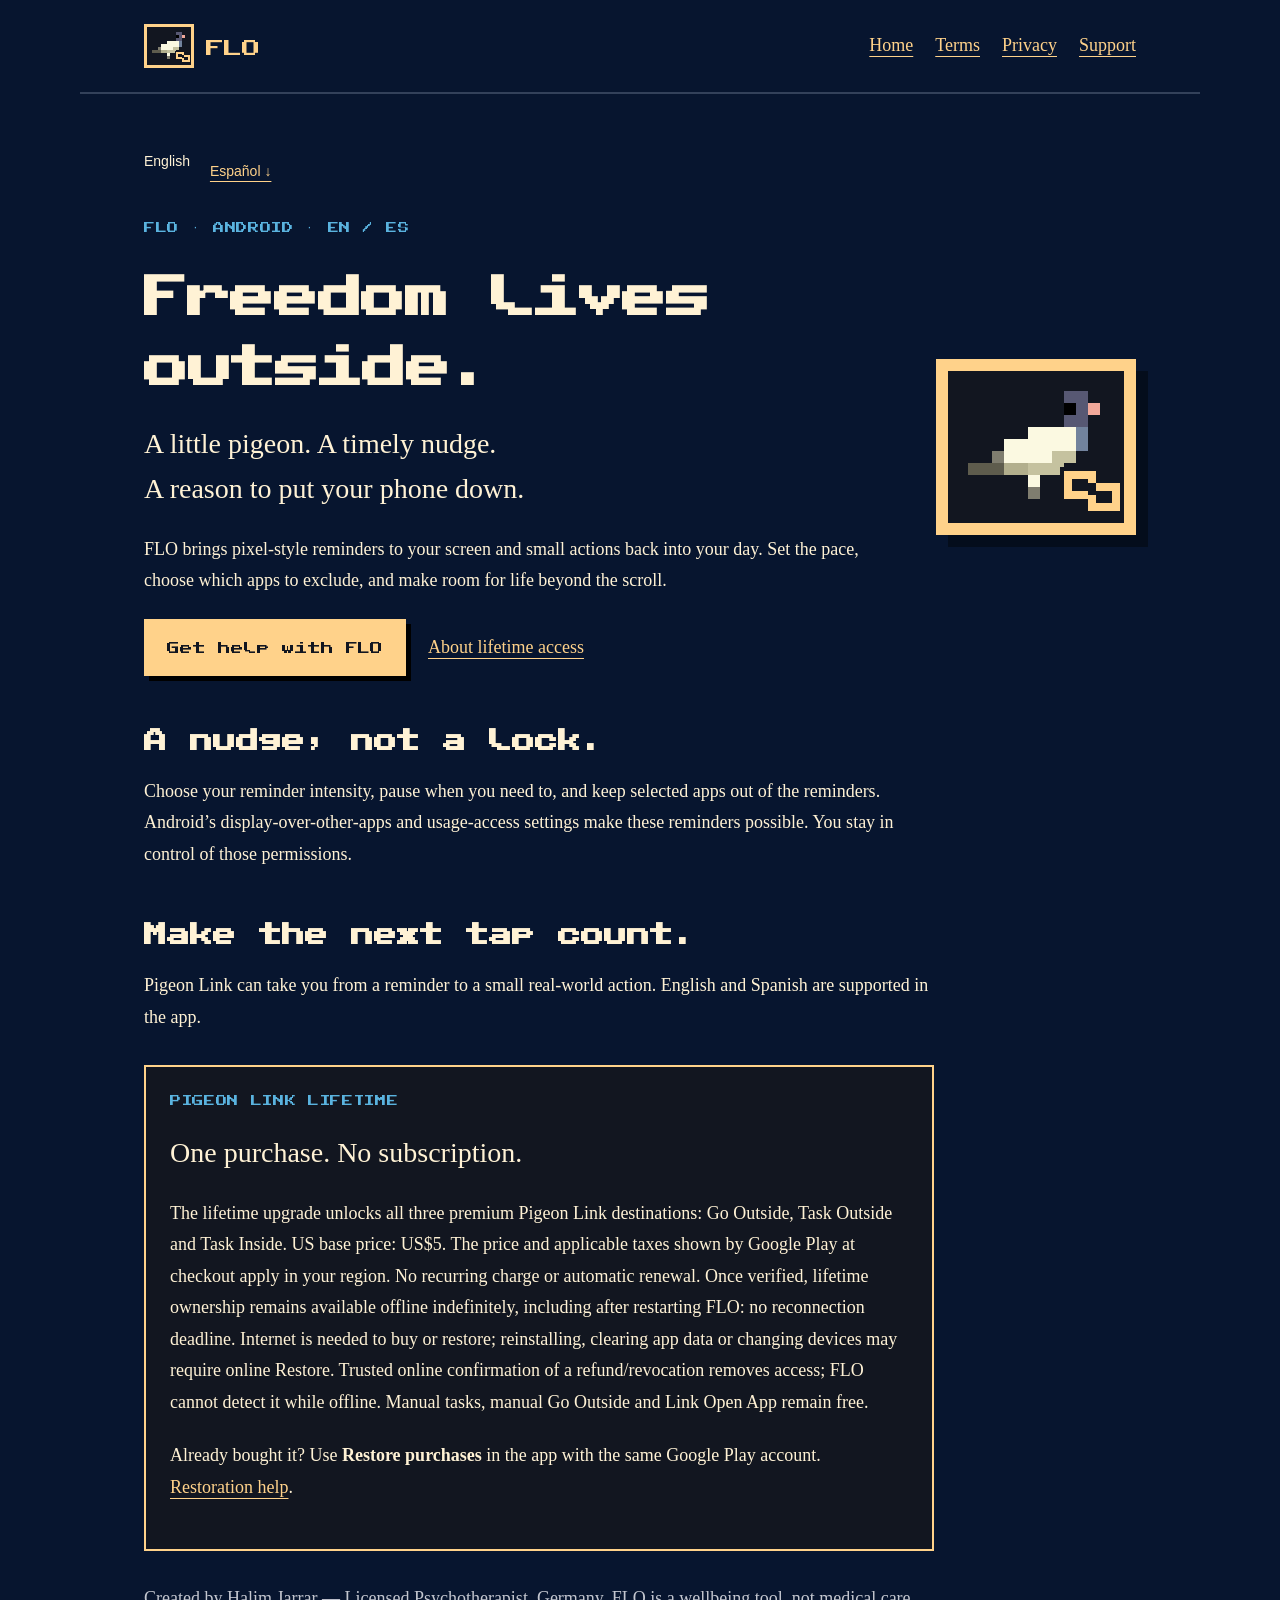
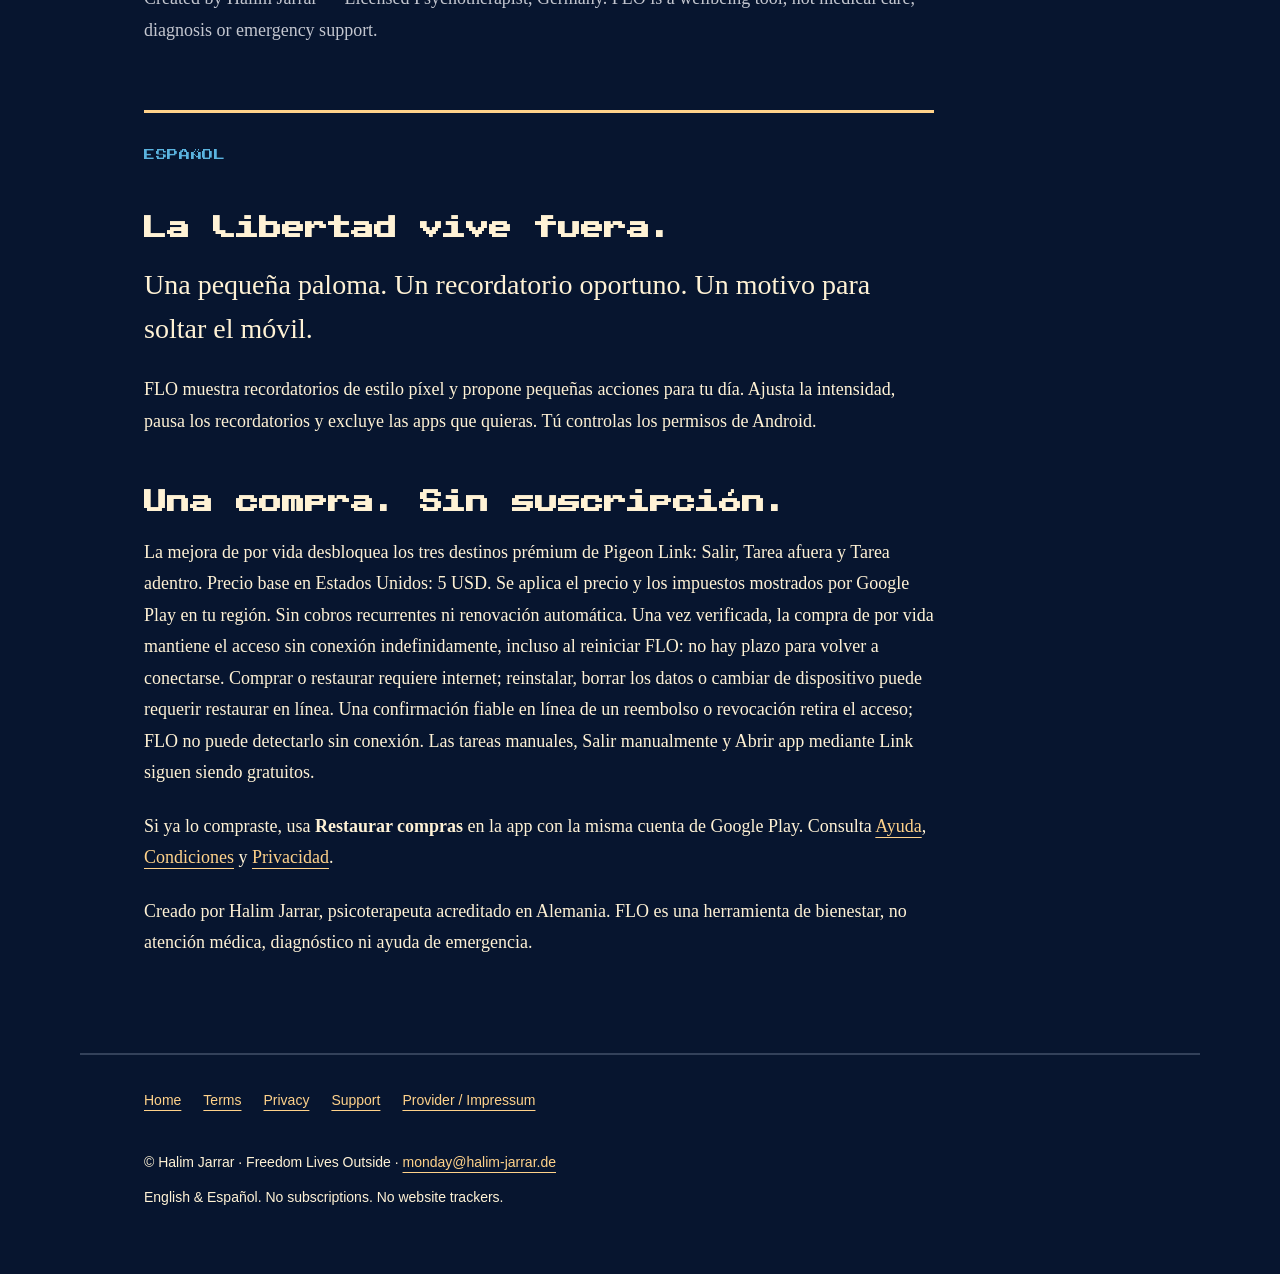
<file: index.html>
<!doctype html><html lang="en"><head><meta charset="utf-8"><meta name="viewport" content="width=device-width,initial-scale=1"><meta name="referrer" content="no-referrer"><meta http-equiv="Content-Security-Policy" content="default-src 'none'; img-src 'self'; style-src 'self'; font-src 'self'; base-uri 'none'; form-action 'none'"><title>Freedom Lives Outside | FLO</title><meta name="description" content="Freedom Lives Outside: Android reminders, a one-time lifetime upgrade, and clear support and privacy information."><meta name="author" content="Halim Jarrar"><link rel="canonical" href="https://freedom-lives-outside.halim-jarrar.de/"><link rel="icon" href="./assets/pigeon.png"><link rel="stylesheet" href="./assets/site.css"></head><body><a class="skip" href="#main">Skip to content</a><header><a class="brand" href="./"><img src="./assets/pigeon.png" alt="" width="50" height="44">FLO</a><nav aria-label="Main navigation"><a href="./">Home</a><a href="./terms/">Terms</a><a href="./privacy/">Privacy</a><a href="./support/">Support</a></nav></header><main id="main"><div class="lang"><span>English</span><a href="#es" lang="es">Español ↓</a></div><div class="hero"><div><p class="eyebrow">FLO · ANDROID · EN / ES</p><h1>Freedom lives<br>outside.</h1><p class="intro">A little pigeon. A timely nudge.<br>A reason to put your phone down.</p><p>FLO brings pixel-style reminders to your screen and small actions back into your day. Set the pace, choose which apps to exclude, and make room for life beyond the scroll.</p><div class="actions"><a class="button" href="support/">Get help with FLO</a><a href="terms/">About lifetime access</a></div></div><img class="pigeon" src="assets/pigeon.png" width="200" height="176" alt="FLO’s cream-coloured pixel pigeon in a gold frame"></div><article><h2>A nudge, not a lock.</h2><p>Choose your reminder intensity, pause when you need to, and keep selected apps out of the reminders. Android’s display-over-other-apps and usage-access settings make these reminders possible. You stay in control of those permissions.</p><h2>Make the next tap count.</h2><p>Pigeon Link can take you from a reminder to a small real-world action. English and Spanish are supported in the app.</p><div class="note"><p class="eyebrow">PIGEON LINK LIFETIME</p><p class="intro">One purchase. No subscription.</p><p>The lifetime upgrade unlocks all three premium Pigeon Link destinations: Go Outside, Task Outside and Task Inside. US base price: US$5. The price and applicable taxes shown by Google Play at checkout apply in your region. No recurring charge or automatic renewal. Once verified, lifetime ownership remains available offline indefinitely, including after restarting FLO: no reconnection deadline. Internet is needed to buy or restore; reinstalling, clearing app data or changing devices may require online Restore. Trusted online confirmation of a refund/revocation removes access; FLO cannot detect it while offline. Manual tasks, manual Go Outside and Link Open App remain free.</p><p>Already bought it? Use <strong>Restore purchases</strong> in the app with the same Google Play account. <a href="support/#restore">Restoration help</a>.</p></div><p class="muted">Created by Halim Jarrar — Licensed Psychotherapist, Germany. FLO is a wellbeing tool, not medical care, diagnosis or emergency support.</p><section id="es" lang="es"><p class="eyebrow">ESPAÑOL</p><h2>La libertad vive fuera.</h2><p class="intro">Una pequeña paloma. Un recordatorio oportuno. Un motivo para soltar el móvil.</p><p>FLO muestra recordatorios de estilo píxel y propone pequeñas acciones para tu día. Ajusta la intensidad, pausa los recordatorios y excluye las apps que quieras. Tú controlas los permisos de Android.</p><h2>Una compra. Sin suscripción.</h2><p>La mejora de por vida desbloquea los tres destinos prémium de Pigeon Link: Salir, Tarea afuera y Tarea adentro. Precio base en Estados Unidos: 5 USD. Se aplica el precio y los impuestos mostrados por Google Play en tu región. Sin cobros recurrentes ni renovación automática. Una vez verificada, la compra de por vida mantiene el acceso sin conexión indefinidamente, incluso al reiniciar FLO: no hay plazo para volver a conectarse. Comprar o restaurar requiere internet; reinstalar, borrar los datos o cambiar de dispositivo puede requerir restaurar en línea. Una confirmación fiable en línea de un reembolso o revocación retira el acceso; FLO no puede detectarlo sin conexión. Las tareas manuales, Salir manualmente y Abrir app mediante Link siguen siendo gratuitos.</p><p>Si ya lo compraste, usa <strong>Restaurar compras</strong> en la app con la misma cuenta de Google Play. Consulta <a href="support/#es">Ayuda</a>, <a href="terms/#es">Condiciones</a> y <a href="privacy/#es">Privacidad</a>.</p><p>Creado por Halim Jarrar, psicoterapeuta acreditado en Alemania. FLO es una herramienta de bienestar, no atención médica, diagnóstico ni ayuda de emergencia.</p></section></article></main><footer><nav aria-label="Footer navigation"><a href="./">Home</a><a href="./terms/">Terms</a><a href="./privacy/">Privacy</a><a href="./support/">Support</a><a href="./support/#provider">Provider / Impressum</a></nav><p>© Halim Jarrar · Freedom Lives Outside · <a href="mailto:monday@halim-jarrar.de">monday@halim-jarrar.de</a><br>English &amp; Español. No subscriptions. No website trackers.</p></footer></body></html>
</file>
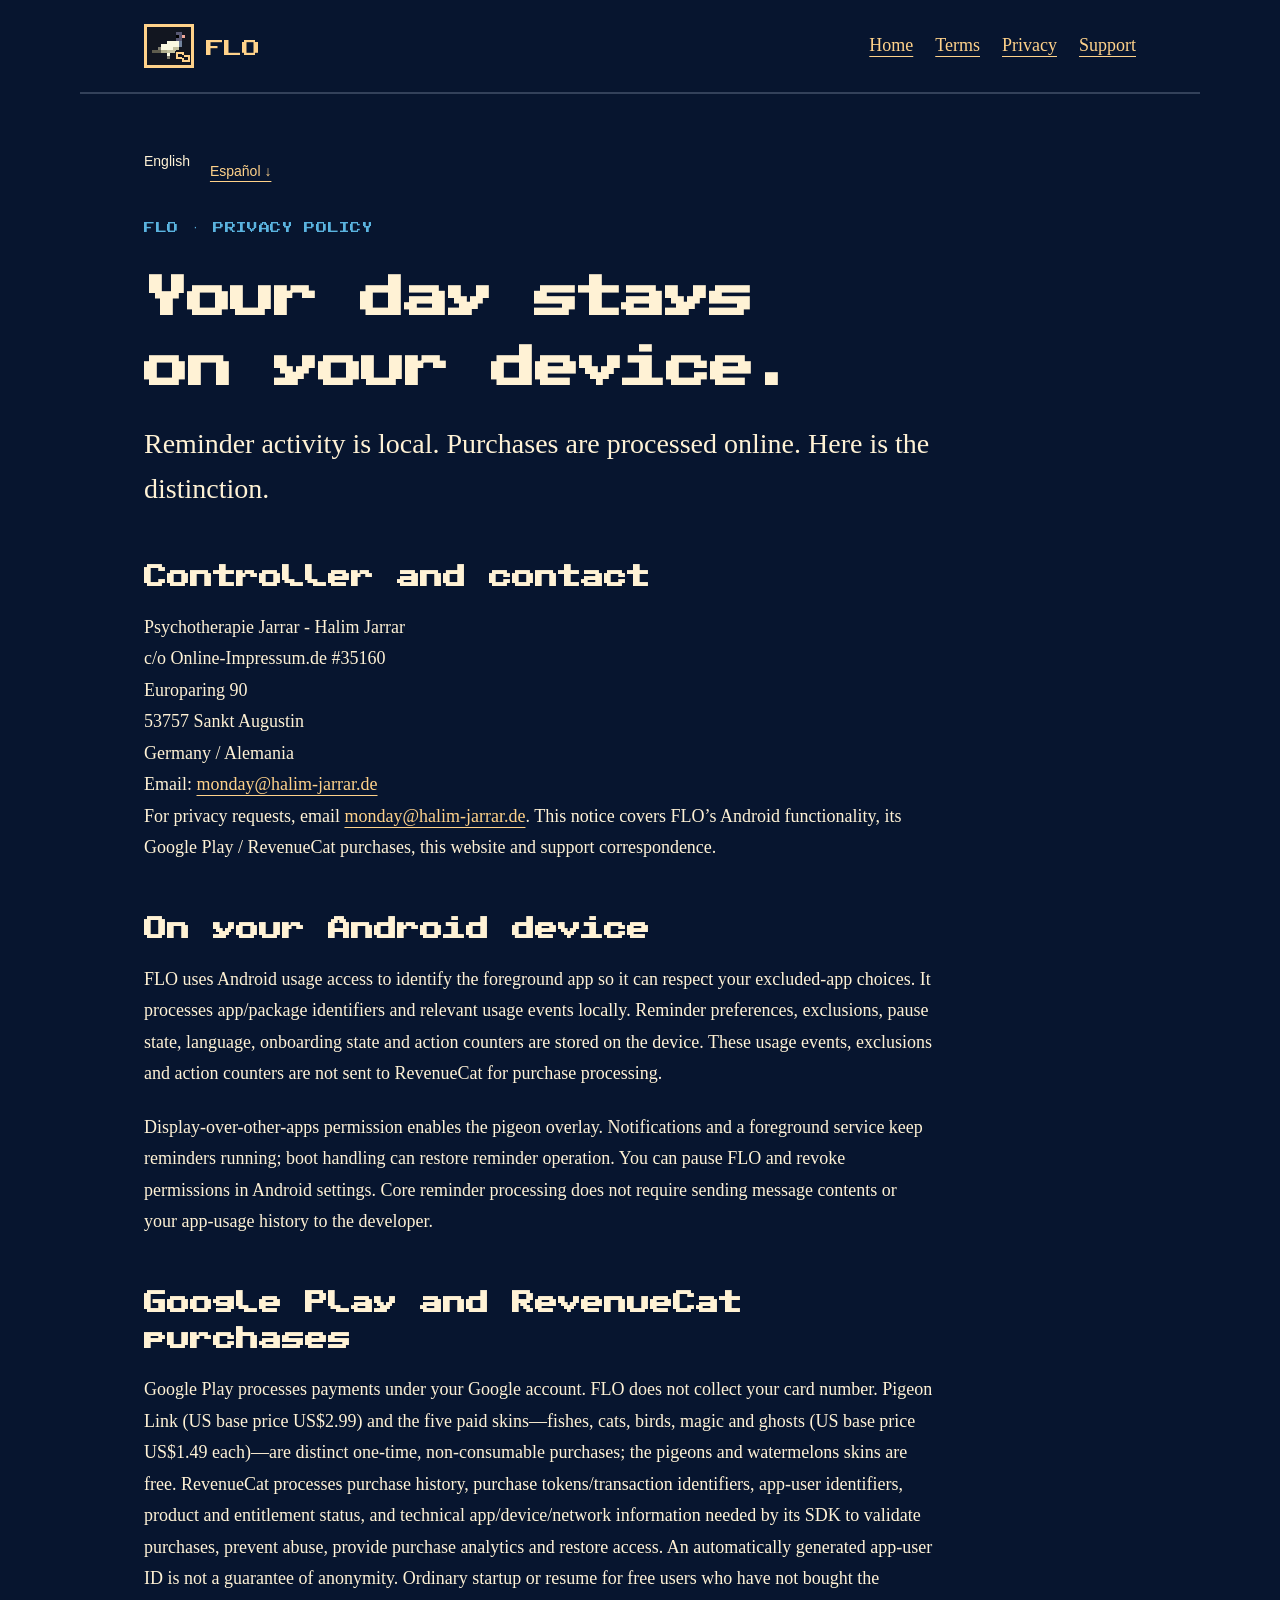
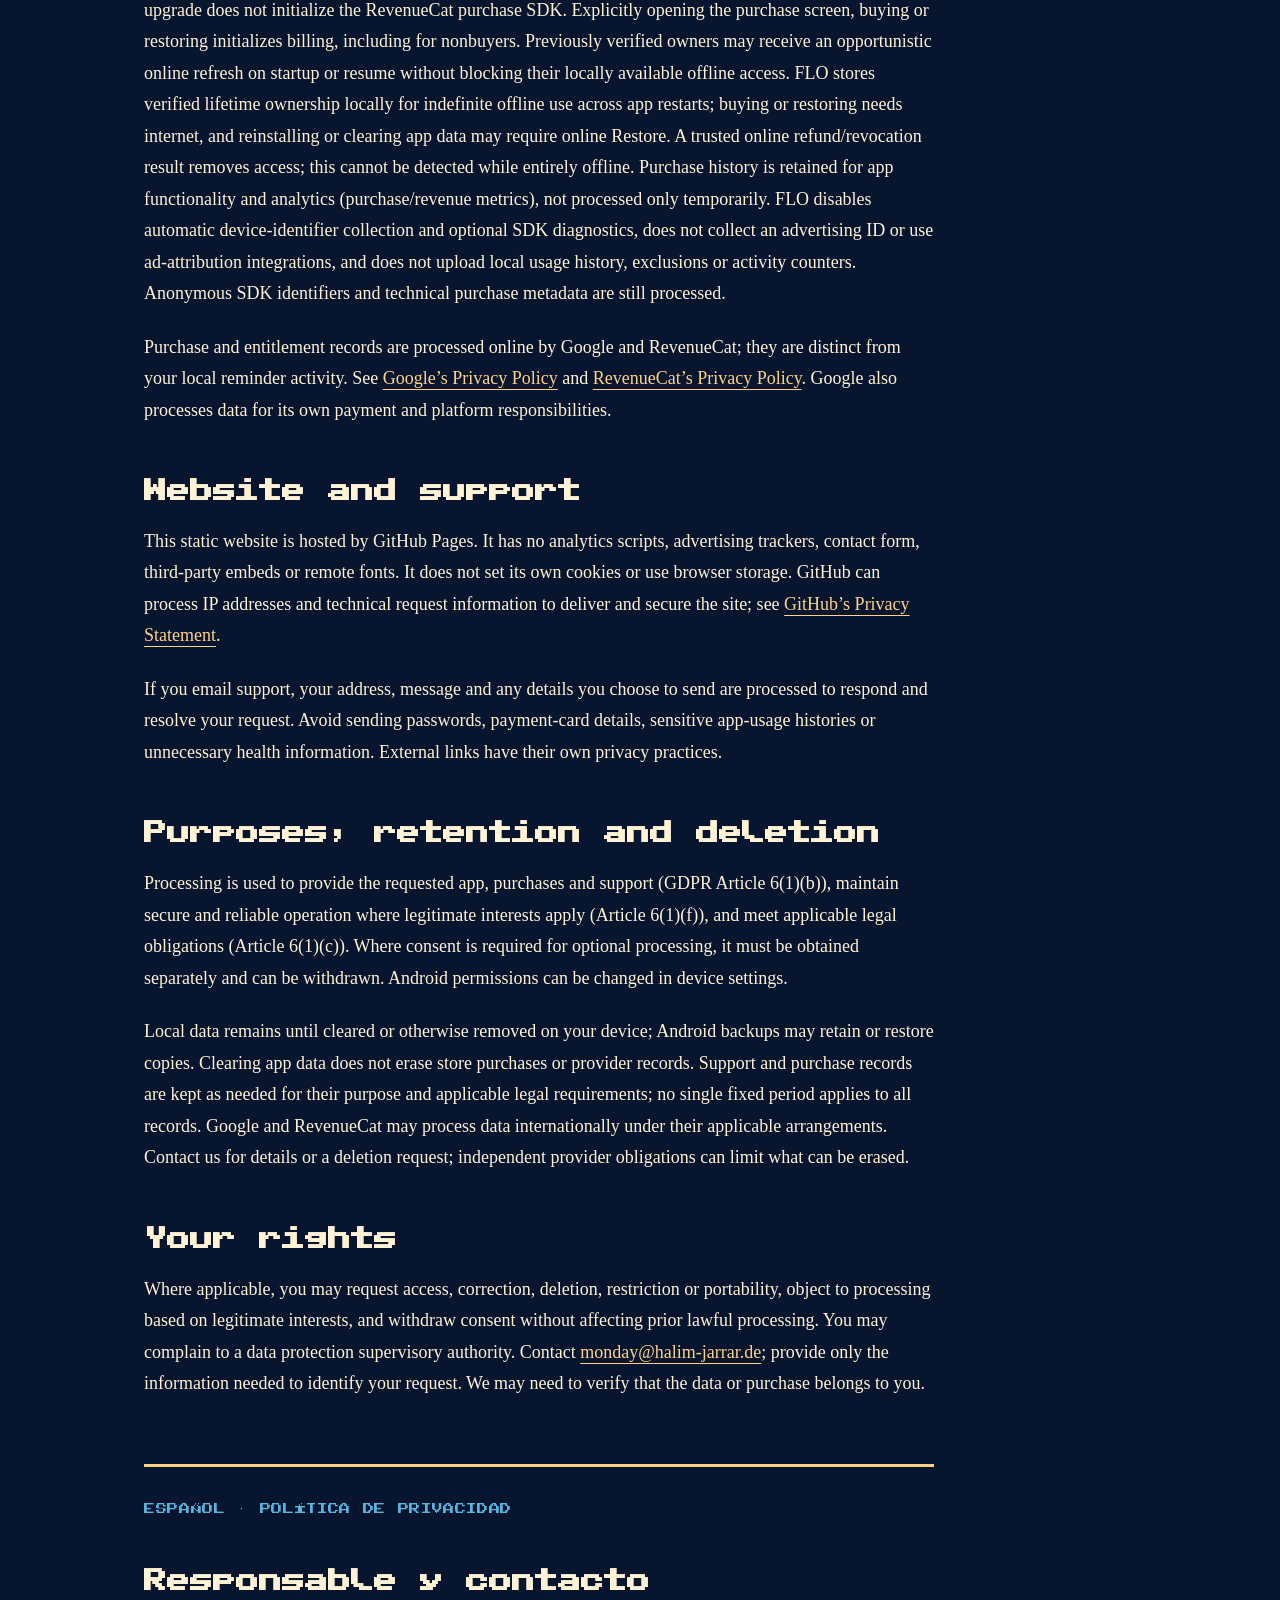
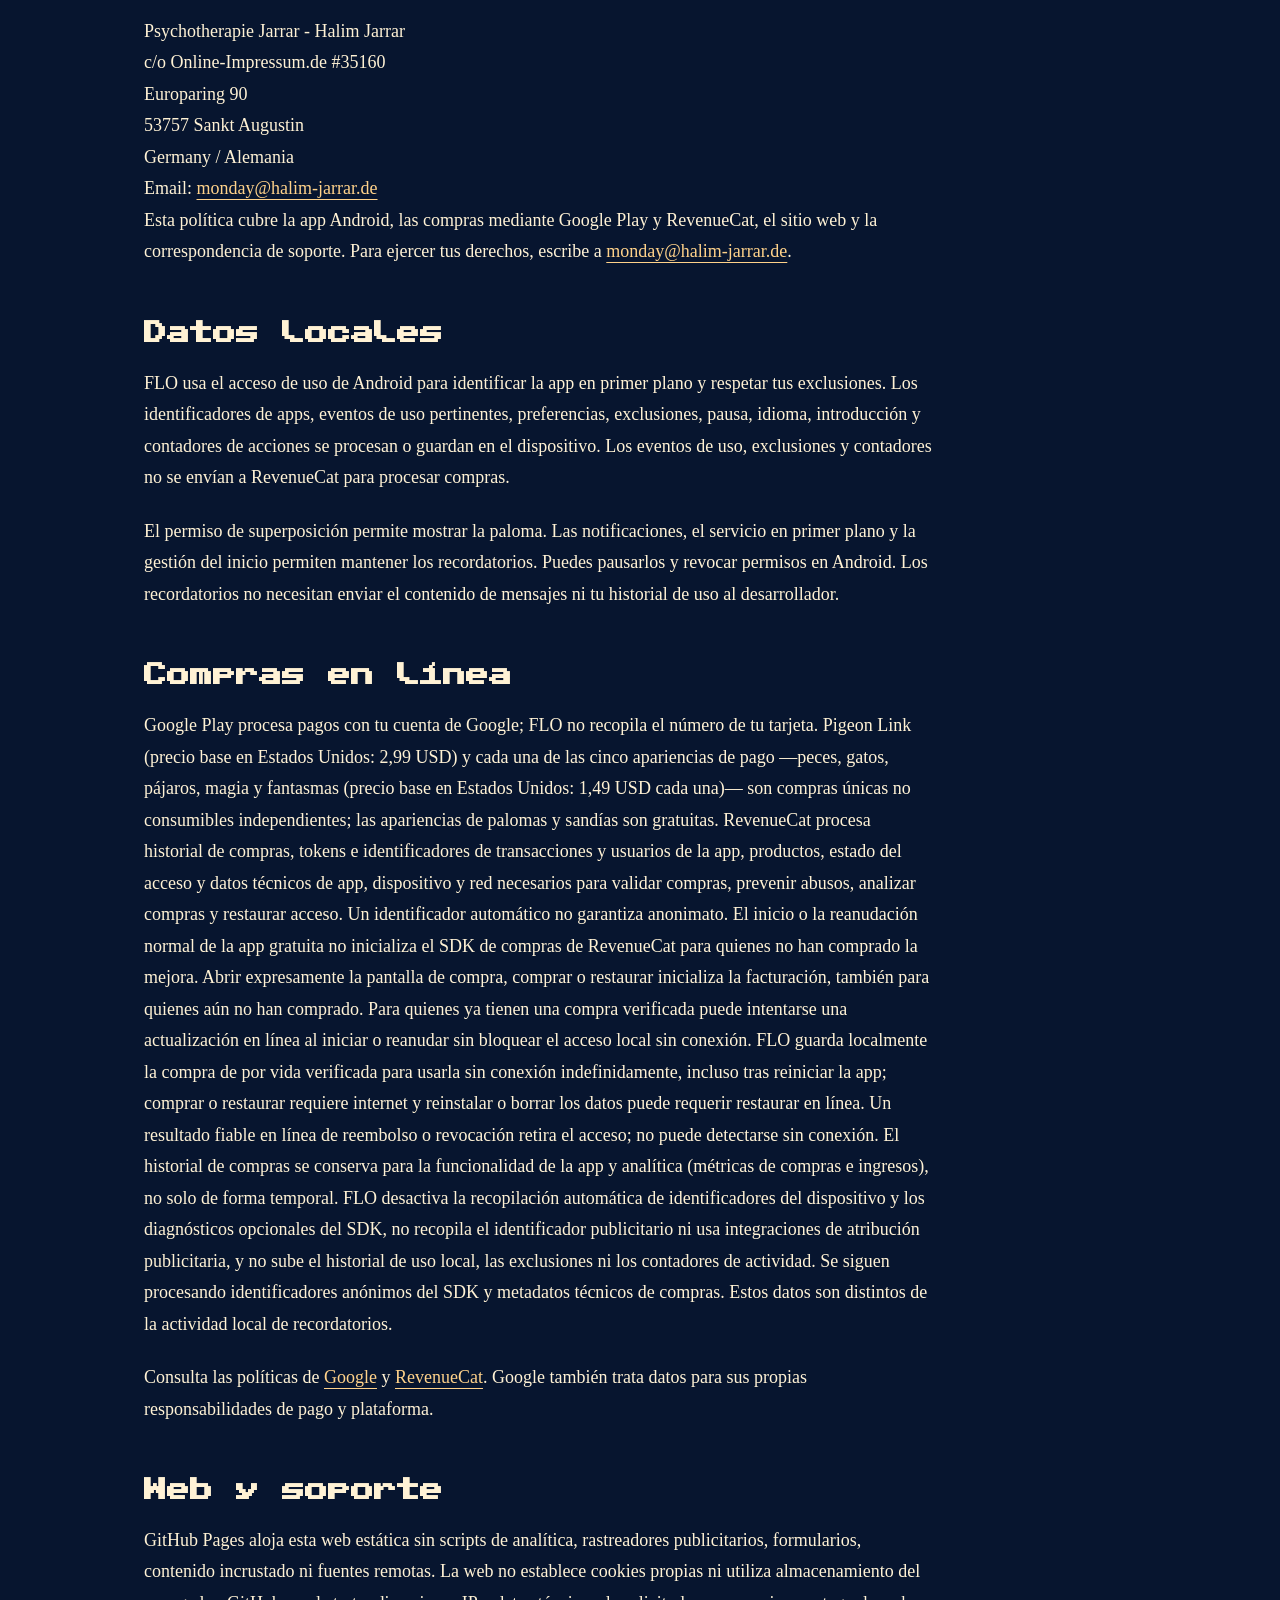
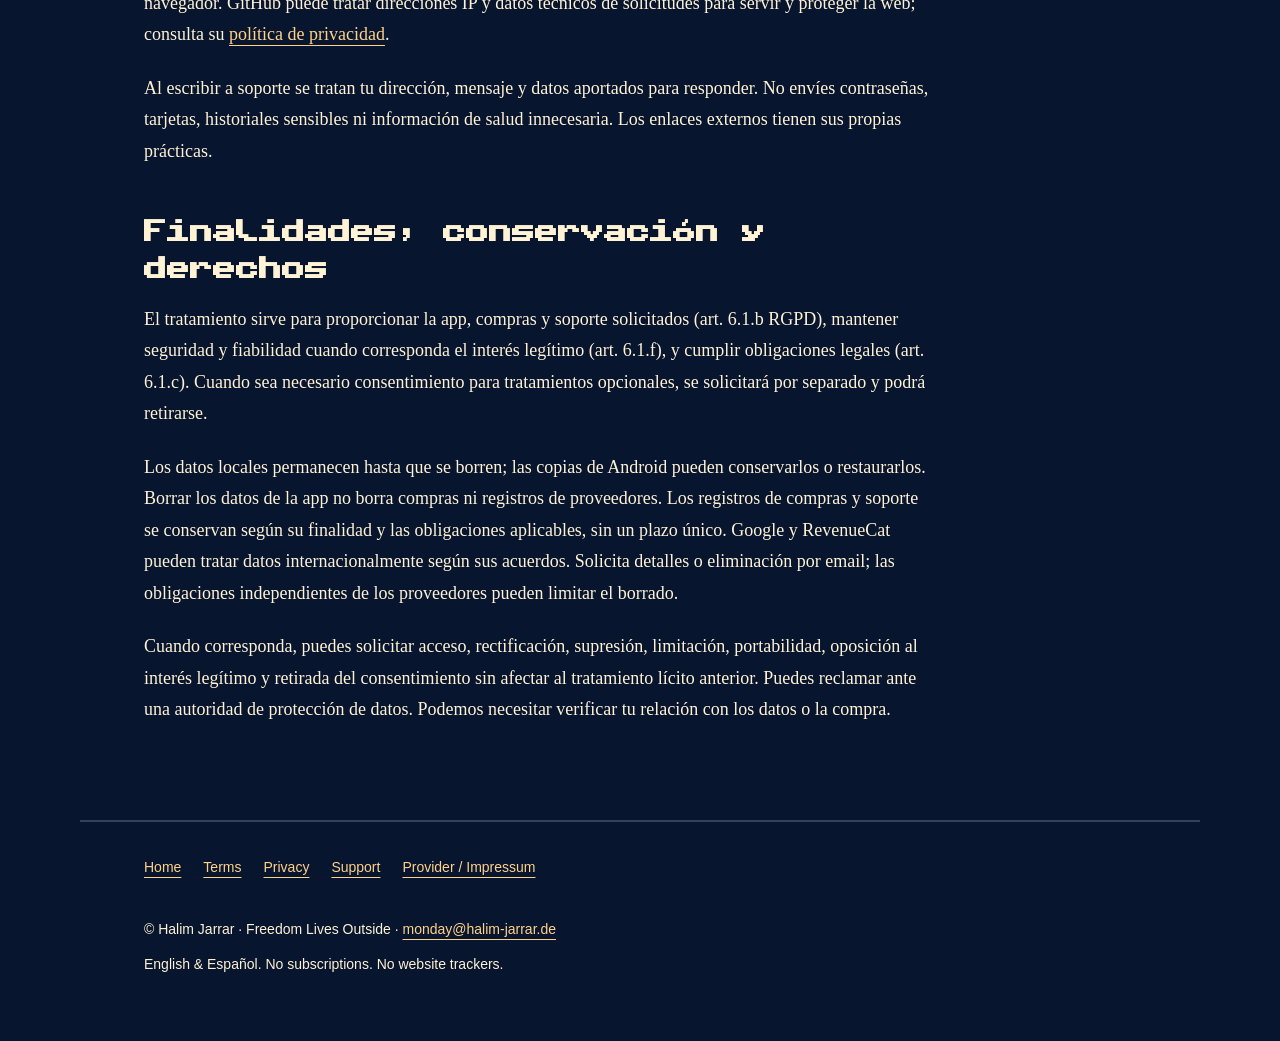
<file: privacy/index.html>
<!doctype html><html lang="en"><head><meta charset="utf-8"><meta name="viewport" content="width=device-width,initial-scale=1"><meta name="referrer" content="no-referrer"><meta http-equiv="Content-Security-Policy" content="default-src 'none'; img-src 'self'; style-src 'self'; font-src 'self'; base-uri 'none'; form-action 'none'"><title>Privacy / Privacidad | FLO</title><meta name="description" content="Freedom Lives Outside: Android reminders, a one-time lifetime upgrade, and clear support and privacy information."><meta name="author" content="Halim Jarrar"><link rel="canonical" href="https://freedom-lives-outside.halim-jarrar.de/privacy/"><link rel="icon" href="../assets/pigeon.png"><link rel="stylesheet" href="../assets/site.css"></head><body><a class="skip" href="#main">Skip to content</a><header><a class="brand" href="../"><img src="../assets/pigeon.png" alt="" width="50" height="44">FLO</a><nav aria-label="Main navigation"><a href="../">Home</a><a href="../terms/">Terms</a><a href="../privacy/">Privacy</a><a href="../support/">Support</a></nav></header><main id="main"><div class="lang"><span>English</span><a href="#es" lang="es">Español ↓</a></div><article><p class="eyebrow">FLO · PRIVACY POLICY</p><h1>Your day stays<br>on your device.</h1><p class="intro">Reminder activity is local. Purchases are processed online. Here is the distinction.</p><h2>Controller and contact</h2><address>Psychotherapie Jarrar - Halim Jarrar<br>c/o Online-Impressum.de #35160<br>Europaring 90<br>53757 Sankt Augustin<br>Germany / Alemania<br>Email: <a href="mailto:monday@halim-jarrar.de">monday@halim-jarrar.de</a></address><p>For privacy requests, email <a href="mailto:monday@halim-jarrar.de">monday@halim-jarrar.de</a>. This notice covers FLO’s Android functionality, its Google Play / RevenueCat purchases, this website and support correspondence.</p><h2>On your Android device</h2><p>FLO uses Android usage access to identify the foreground app so it can respect your excluded-app choices. It processes app/package identifiers and relevant usage events locally. Reminder preferences, exclusions, pause state, language, onboarding state and action counters are stored on the device. These usage events, exclusions and action counters are not sent to RevenueCat for purchase processing.</p><p>Display-over-other-apps permission enables the pigeon overlay. Notifications and a foreground service keep reminders running; boot handling can restore reminder operation. You can pause FLO and revoke permissions in Android settings. Core reminder processing does not require sending message contents or your app-usage history to the developer.</p><h2>Google Play and RevenueCat purchases</h2><p>Google Play processes payments under your Google account. FLO does not collect your card number. Pigeon Link (US base price US$2.99) and the five paid skins—fishes, cats, birds, magic and ghosts (US base price US$1.49 each)—are distinct one-time, non-consumable purchases; the pigeons and watermelons skins are free. RevenueCat processes purchase history, purchase tokens/transaction identifiers, app-user identifiers, product and entitlement status, and technical app/device/network information needed by its SDK to validate purchases, prevent abuse, provide purchase analytics and restore access. An automatically generated app-user ID is not a guarantee of anonymity. Ordinary startup or resume for free users who have not bought the upgrade does not initialize the RevenueCat purchase SDK. Explicitly opening the purchase screen, buying or restoring initializes billing, including for nonbuyers. Previously verified owners may receive an opportunistic online refresh on startup or resume without blocking their locally available offline access. FLO stores verified lifetime ownership locally for indefinite offline use across app restarts; buying or restoring needs internet, and reinstalling or clearing app data may require online Restore. A trusted online refund/revocation result removes access; this cannot be detected while entirely offline. Purchase history is retained for app functionality and analytics (purchase/revenue metrics), not processed only temporarily. FLO disables automatic device-identifier collection and optional SDK diagnostics, does not collect an advertising ID or use ad-attribution integrations, and does not upload local usage history, exclusions or activity counters. Anonymous SDK identifiers and technical purchase metadata are still processed.</p><p>Purchase and entitlement records are processed online by Google and RevenueCat; they are distinct from your local reminder activity. See <a href="https://policies.google.com/privacy">Google’s Privacy Policy</a> and <a href="https://www.revenuecat.com/privacy/">RevenueCat’s Privacy Policy</a>. Google also processes data for its own payment and platform responsibilities.</p><h2>Website and support</h2><p>This static website is hosted by GitHub Pages. It has no analytics scripts, advertising trackers, contact form, third-party embeds or remote fonts. It does not set its own cookies or use browser storage. GitHub can process IP addresses and technical request information to deliver and secure the site; see <a href="https://docs.github.com/en/site-policy/privacy-policies/github-general-privacy-statement">GitHub’s Privacy Statement</a>.</p><p>If you email support, your address, message and any details you choose to send are processed to respond and resolve your request. Avoid sending passwords, payment-card details, sensitive app-usage histories or unnecessary health information. External links have their own privacy practices.</p><h2>Purposes, retention and deletion</h2><p>Processing is used to provide the requested app, purchases and support (GDPR Article 6(1)(b)), maintain secure and reliable operation where legitimate interests apply (Article 6(1)(f)), and meet applicable legal obligations (Article 6(1)(c)). Where consent is required for optional processing, it must be obtained separately and can be withdrawn. Android permissions can be changed in device settings.</p><p>Local data remains until cleared or otherwise removed on your device; Android backups may retain or restore copies. Clearing app data does not erase store purchases or provider records. Support and purchase records are kept as needed for their purpose and applicable legal requirements; no single fixed period applies to all records. Google and RevenueCat may process data internationally under their applicable arrangements. Contact us for details or a deletion request; independent provider obligations can limit what can be erased.</p><h2>Your rights</h2><p>Where applicable, you may request access, correction, deletion, restriction or portability, object to processing based on legitimate interests, and withdraw consent without affecting prior lawful processing. You may complain to a data protection supervisory authority. Contact <a href="mailto:monday@halim-jarrar.de">monday@halim-jarrar.de</a>; provide only the information needed to identify your request. We may need to verify that the data or purchase belongs to you.</p><section id="es" lang="es"><p class="eyebrow">ESPAÑOL · POLÍTICA DE PRIVACIDAD</p><h2>Responsable y contacto</h2><address>Psychotherapie Jarrar - Halim Jarrar<br>c/o Online-Impressum.de #35160<br>Europaring 90<br>53757 Sankt Augustin<br>Germany / Alemania<br>Email: <a href="mailto:monday@halim-jarrar.de">monday@halim-jarrar.de</a></address><p>Esta política cubre la app Android, las compras mediante Google Play y RevenueCat, el sitio web y la correspondencia de soporte. Para ejercer tus derechos, escribe a <a href="mailto:monday@halim-jarrar.de">monday@halim-jarrar.de</a>.</p><h2>Datos locales</h2><p>FLO usa el acceso de uso de Android para identificar la app en primer plano y respetar tus exclusiones. Los identificadores de apps, eventos de uso pertinentes, preferencias, exclusiones, pausa, idioma, introducción y contadores de acciones se procesan o guardan en el dispositivo. Los eventos de uso, exclusiones y contadores no se envían a RevenueCat para procesar compras.</p><p>El permiso de superposición permite mostrar la paloma. Las notificaciones, el servicio en primer plano y la gestión del inicio permiten mantener los recordatorios. Puedes pausarlos y revocar permisos en Android. Los recordatorios no necesitan enviar el contenido de mensajes ni tu historial de uso al desarrollador.</p><h2>Compras en línea</h2><p>Google Play procesa pagos con tu cuenta de Google; FLO no recopila el número de tu tarjeta. Pigeon Link (precio base en Estados Unidos: 2,99 USD) y cada una de las cinco apariencias de pago —peces, gatos, pájaros, magia y fantasmas (precio base en Estados Unidos: 1,49 USD cada una)— son compras únicas no consumibles independientes; las apariencias de palomas y sandías son gratuitas. RevenueCat procesa historial de compras, tokens e identificadores de transacciones y usuarios de la app, productos, estado del acceso y datos técnicos de app, dispositivo y red necesarios para validar compras, prevenir abusos, analizar compras y restaurar acceso. Un identificador automático no garantiza anonimato. El inicio o la reanudación normal de la app gratuita no inicializa el SDK de compras de RevenueCat para quienes no han comprado la mejora. Abrir expresamente la pantalla de compra, comprar o restaurar inicializa la facturación, también para quienes aún no han comprado. Para quienes ya tienen una compra verificada puede intentarse una actualización en línea al iniciar o reanudar sin bloquear el acceso local sin conexión. FLO guarda localmente la compra de por vida verificada para usarla sin conexión indefinidamente, incluso tras reiniciar la app; comprar o restaurar requiere internet y reinstalar o borrar los datos puede requerir restaurar en línea. Un resultado fiable en línea de reembolso o revocación retira el acceso; no puede detectarse sin conexión. El historial de compras se conserva para la funcionalidad de la app y analítica (métricas de compras e ingresos), no solo de forma temporal. FLO desactiva la recopilación automática de identificadores del dispositivo y los diagnósticos opcionales del SDK, no recopila el identificador publicitario ni usa integraciones de atribución publicitaria, y no sube el historial de uso local, las exclusiones ni los contadores de actividad. Se siguen procesando identificadores anónimos del SDK y metadatos técnicos de compras. Estos datos son distintos de la actividad local de recordatorios.</p><p>Consulta las políticas de <a href="https://policies.google.com/privacy">Google</a> y <a href="https://www.revenuecat.com/privacy/">RevenueCat</a>. Google también trata datos para sus propias responsabilidades de pago y plataforma.</p><h2>Web y soporte</h2><p>GitHub Pages aloja esta web estática sin scripts de analítica, rastreadores publicitarios, formularios, contenido incrustado ni fuentes remotas. La web no establece cookies propias ni utiliza almacenamiento del navegador. GitHub puede tratar direcciones IP y datos técnicos de solicitudes para servir y proteger la web; consulta su <a href="https://docs.github.com/en/site-policy/privacy-policies/github-general-privacy-statement">política de privacidad</a>.</p><p>Al escribir a soporte se tratan tu dirección, mensaje y datos aportados para responder. No envíes contraseñas, tarjetas, historiales sensibles ni información de salud innecesaria. Los enlaces externos tienen sus propias prácticas.</p><h2>Finalidades, conservación y derechos</h2><p>El tratamiento sirve para proporcionar la app, compras y soporte solicitados (art. 6.1.b RGPD), mantener seguridad y fiabilidad cuando corresponda el interés legítimo (art. 6.1.f), y cumplir obligaciones legales (art. 6.1.c). Cuando sea necesario consentimiento para tratamientos opcionales, se solicitará por separado y podrá retirarse.</p><p>Los datos locales permanecen hasta que se borren; las copias de Android pueden conservarlos o restaurarlos. Borrar los datos de la app no borra compras ni registros de proveedores. Los registros de compras y soporte se conservan según su finalidad y las obligaciones aplicables, sin un plazo único. Google y RevenueCat pueden tratar datos internacionalmente según sus acuerdos. Solicita detalles o eliminación por email; las obligaciones independientes de los proveedores pueden limitar el borrado.</p><p>Cuando corresponda, puedes solicitar acceso, rectificación, supresión, limitación, portabilidad, oposición al interés legítimo y retirada del consentimiento sin afectar al tratamiento lícito anterior. Puedes reclamar ante una autoridad de protección de datos. Podemos necesitar verificar tu relación con los datos o la compra.</p></section></article></main><footer><nav aria-label="Footer navigation"><a href="../">Home</a><a href="../terms/">Terms</a><a href="../privacy/">Privacy</a><a href="../support/">Support</a><a href="../support/#provider">Provider / Impressum</a></nav><p>© Halim Jarrar · Freedom Lives Outside · <a href="mailto:monday@halim-jarrar.de">monday@halim-jarrar.de</a><br>English &amp; Español. No subscriptions. No website trackers.</p></footer></body></html>
</file>
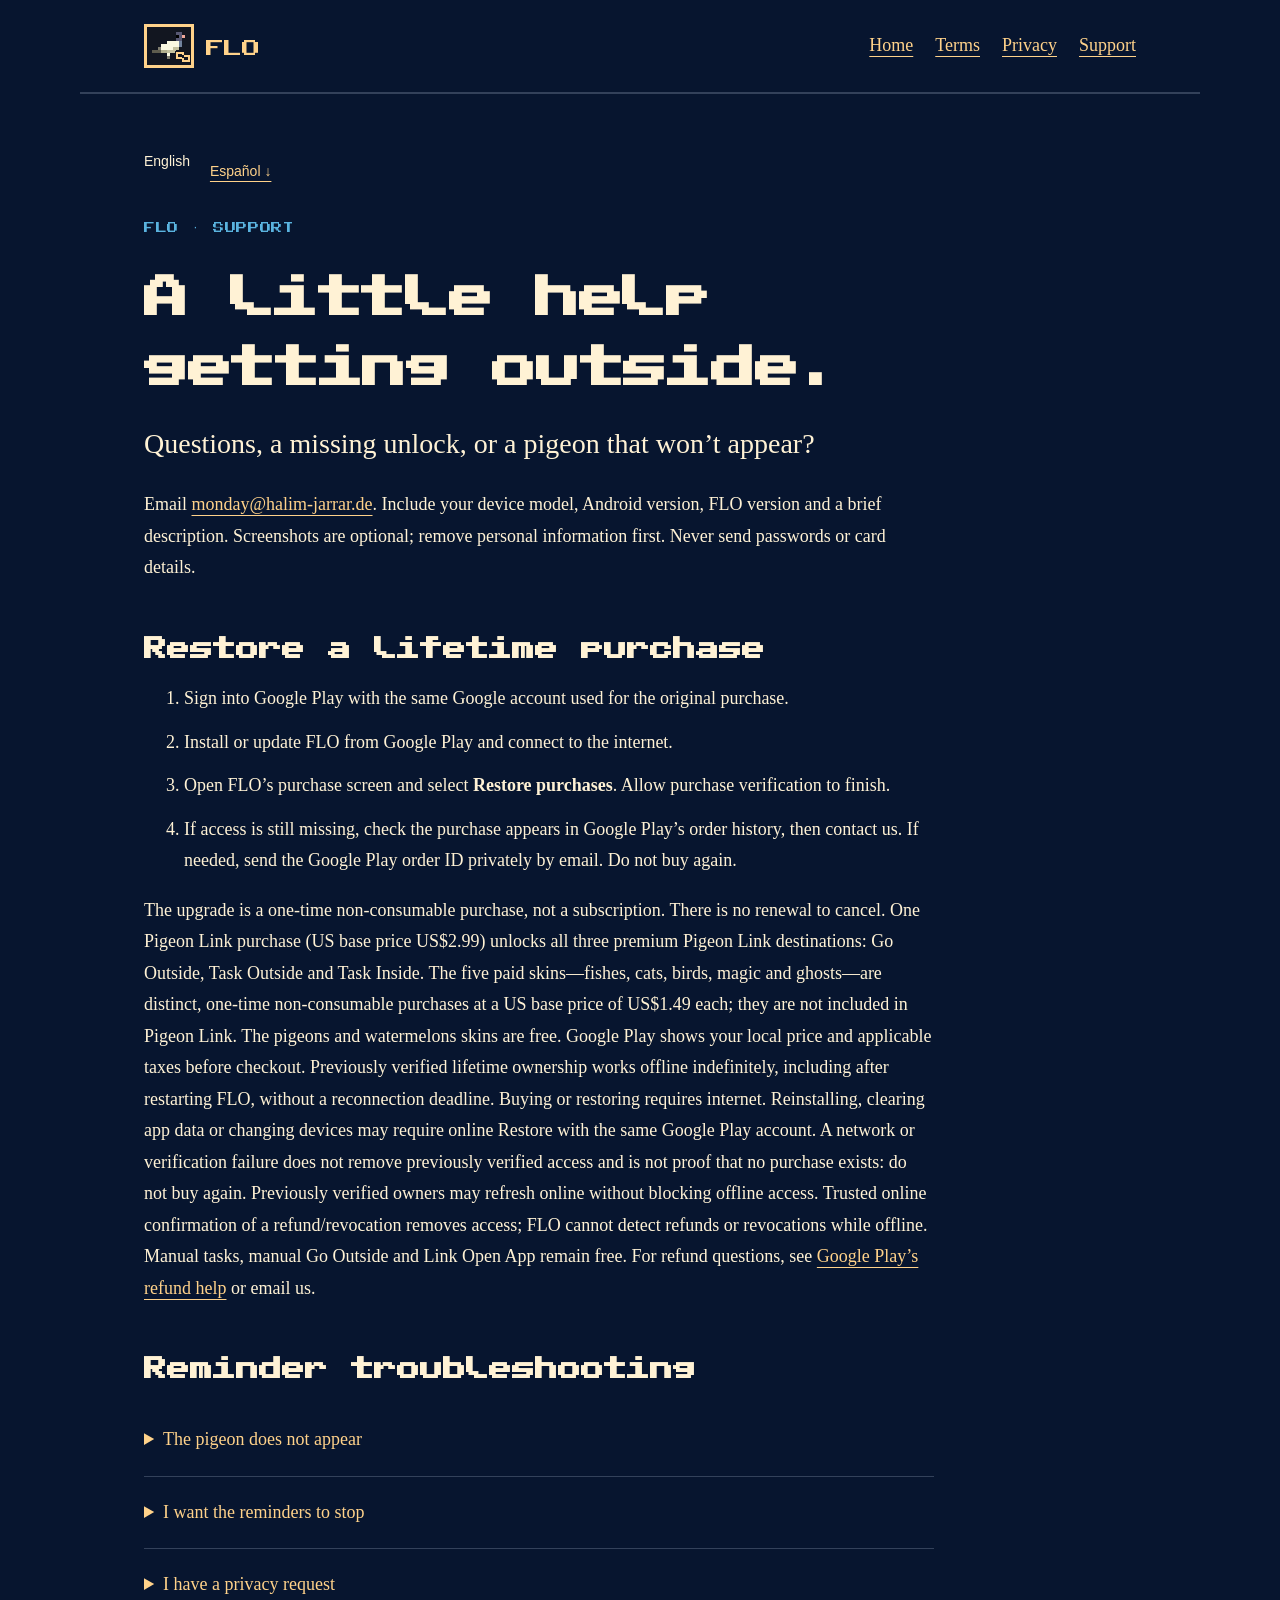
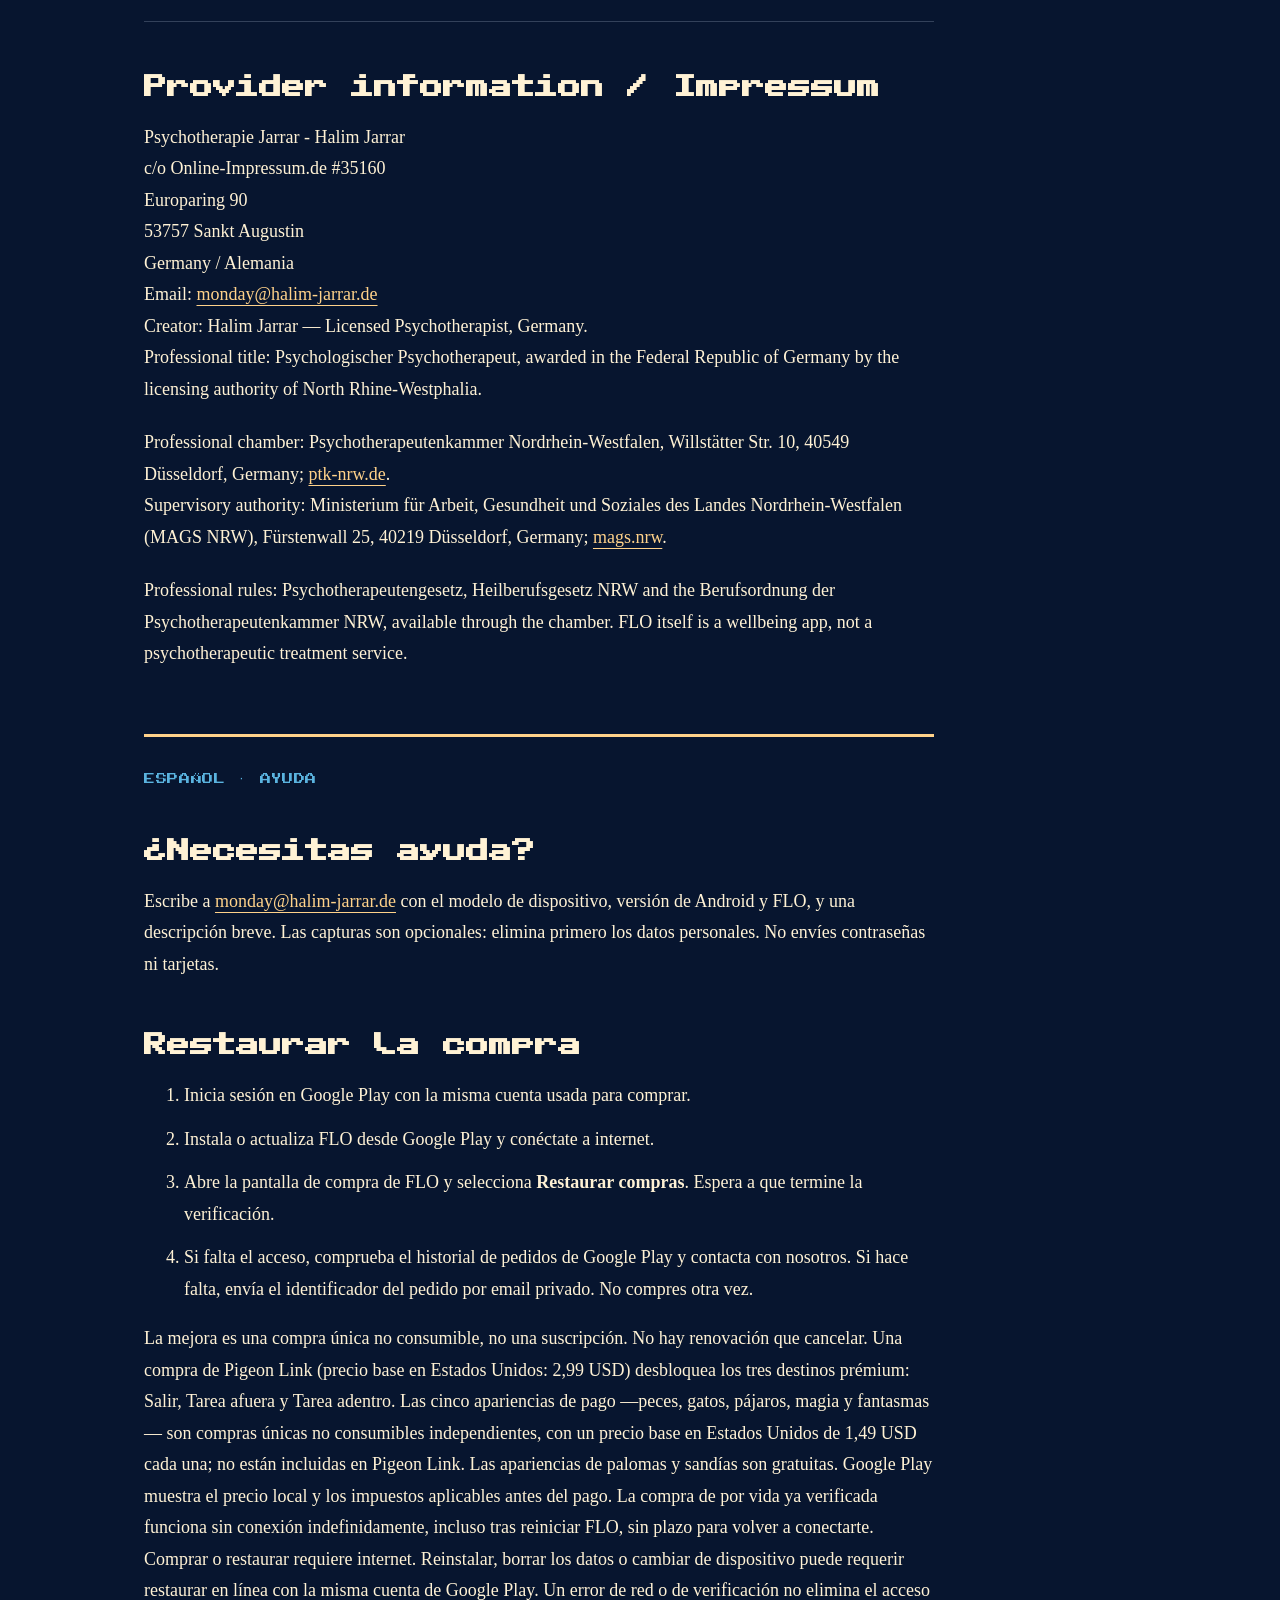
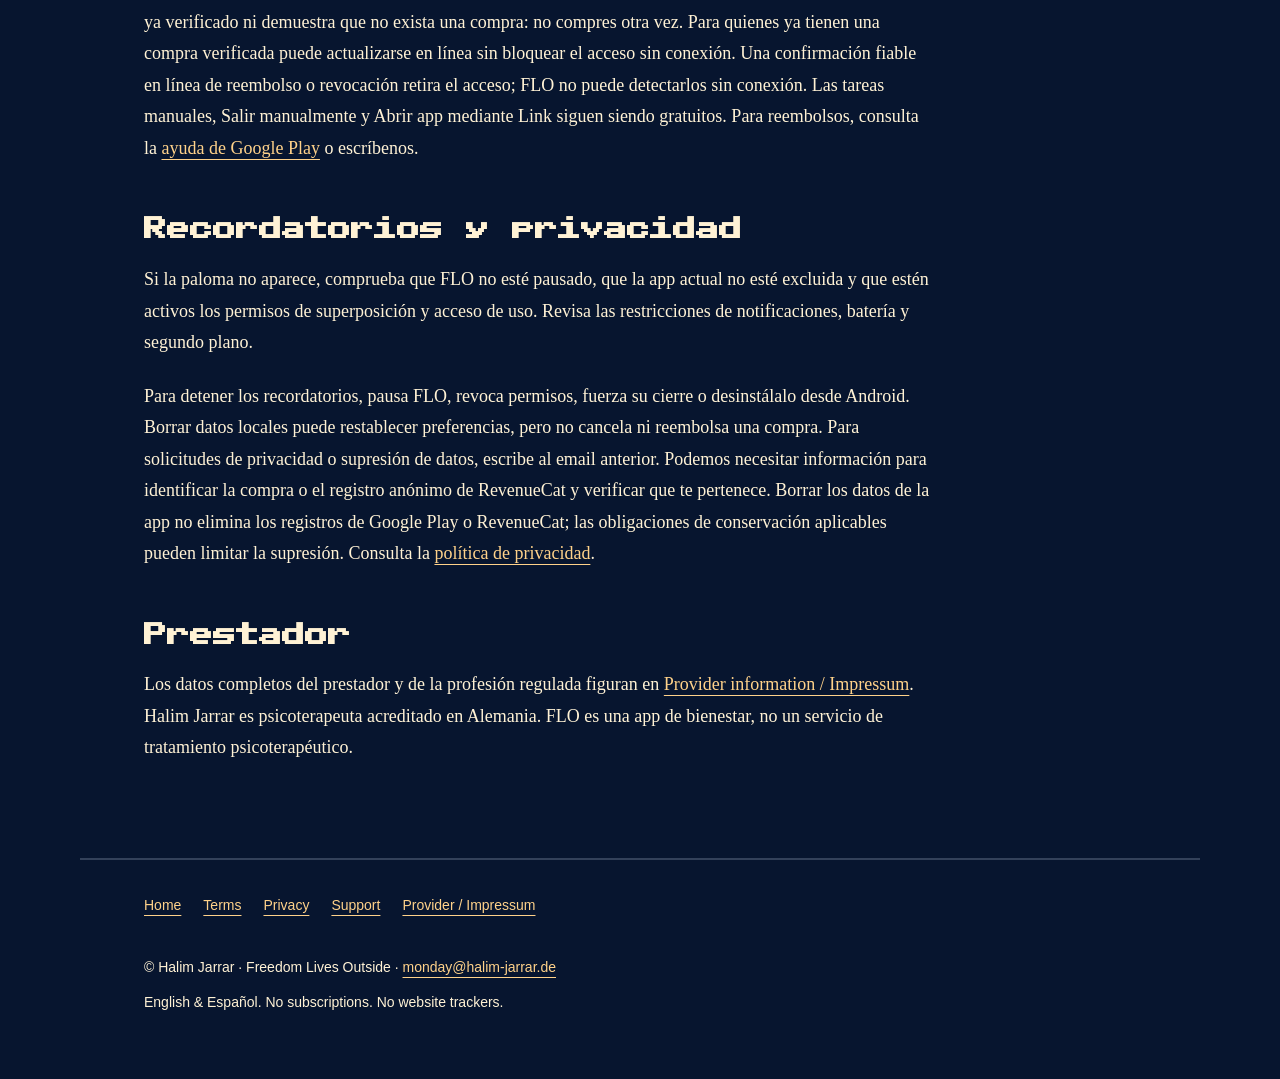
<file: support/index.html>
<!doctype html><html lang="en"><head><meta charset="utf-8"><meta name="viewport" content="width=device-width,initial-scale=1"><meta name="referrer" content="no-referrer"><meta http-equiv="Content-Security-Policy" content="default-src 'none'; img-src 'self'; style-src 'self'; font-src 'self'; base-uri 'none'; form-action 'none'"><title>Support / Ayuda | FLO</title><meta name="description" content="Freedom Lives Outside: Android reminders, a one-time lifetime upgrade, and clear support and privacy information."><meta name="author" content="Halim Jarrar"><link rel="canonical" href="https://freedom-lives-outside.halim-jarrar.de/support/"><link rel="icon" href="../assets/pigeon.png"><link rel="stylesheet" href="../assets/site.css"></head><body><a class="skip" href="#main">Skip to content</a><header><a class="brand" href="../"><img src="../assets/pigeon.png" alt="" width="50" height="44">FLO</a><nav aria-label="Main navigation"><a href="../">Home</a><a href="../terms/">Terms</a><a href="../privacy/">Privacy</a><a href="../support/">Support</a></nav></header><main id="main"><div class="lang"><span>English</span><a href="#es" lang="es">Español ↓</a></div><article><p class="eyebrow">FLO · SUPPORT</p><h1>A little help<br>getting outside.</h1><p class="intro">Questions, a missing unlock, or a pigeon that won’t appear?</p><p>Email <a href="mailto:monday@halim-jarrar.de">monday@halim-jarrar.de</a>. Include your device model, Android version, FLO version and a brief description. Screenshots are optional; remove personal information first. Never send passwords or card details.</p><h2 id="restore">Restore a lifetime purchase</h2><ol><li>Sign into Google Play with the same Google account used for the original purchase.</li><li>Install or update FLO from Google Play and connect to the internet.</li><li>Open FLO’s purchase screen and select <strong>Restore purchases</strong>. Allow purchase verification to finish.</li><li>If access is still missing, check the purchase appears in Google Play’s order history, then contact us. If needed, send the Google Play order ID privately by email. Do not buy again.</li></ol><p>The upgrade is a one-time non-consumable purchase, not a subscription. There is no renewal to cancel. One Pigeon Link purchase (US base price US$2.99) unlocks all three premium Pigeon Link destinations: Go Outside, Task Outside and Task Inside. The five paid skins—fishes, cats, birds, magic and ghosts—are distinct, one-time non-consumable purchases at a US base price of US$1.49 each; they are not included in Pigeon Link. The pigeons and watermelons skins are free. Google Play shows your local price and applicable taxes before checkout. Previously verified lifetime ownership works offline indefinitely, including after restarting FLO, without a reconnection deadline. Buying or restoring requires internet. Reinstalling, clearing app data or changing devices may require online Restore with the same Google Play account. A network or verification failure does not remove previously verified access and is not proof that no purchase exists: do not buy again. Previously verified owners may refresh online without blocking offline access. Trusted online confirmation of a refund/revocation removes access; FLO cannot detect refunds or revocations while offline. Manual tasks, manual Go Outside and Link Open App remain free. For refund questions, see <a href="https://support.google.com/googleplay/answer/2479637">Google Play’s refund help</a> or email us.</p><h2>Reminder troubleshooting</h2><details><summary>The pigeon does not appear</summary><p>Check FLO is not paused, the current app is not excluded, and Android’s display-over-other-apps and usage-access permissions are enabled for FLO. Check notification and background/battery restrictions on your device. Device manufacturers can limit background operation.</p></details><details><summary>I want the reminders to stop</summary><p>Pause FLO in the app. You can also revoke overlay or usage-access permissions in Android settings, force-stop FLO or uninstall it. Clearing local app data may reset preferences; it does not cancel or refund a purchase.</p></details><details><summary>I have a privacy request</summary><p>Email <a href="mailto:monday@halim-jarrar.de">monday@halim-jarrar.de</a> with the kind of request, including a request to delete data. We may need information to identify the relevant purchase or anonymous RevenueCat record and verify that it belongs to you. Clearing app data does not delete Google Play or RevenueCat records; deletion requests may be limited by applicable retention obligations. Avoid attaching sensitive histories or health information. See <a href="../privacy/">Privacy</a> for local data, backups, provider purchase records and your rights.</p></details><h2 id="provider">Provider information / Impressum</h2><address>Psychotherapie Jarrar - Halim Jarrar<br>c/o Online-Impressum.de #35160<br>Europaring 90<br>53757 Sankt Augustin<br>Germany / Alemania<br>Email: <a href="mailto:monday@halim-jarrar.de">monday@halim-jarrar.de</a></address><p>Creator: Halim Jarrar — Licensed Psychotherapist, Germany.<br>Professional title: Psychologischer Psychotherapeut, awarded in the Federal Republic of Germany by the licensing authority of North Rhine-Westphalia.</p><p>Professional chamber: Psychotherapeutenkammer Nordrhein-Westfalen, Willstätter Str. 10, 40549 Düsseldorf, Germany; <a href="https://www.ptk-nrw.de/">ptk-nrw.de</a>.<br>Supervisory authority: Ministerium für Arbeit, Gesundheit und Soziales des Landes Nordrhein-Westfalen (MAGS NRW), Fürstenwall 25, 40219 Düsseldorf, Germany; <a href="https://www.mags.nrw/">mags.nrw</a>.</p><p>Professional rules: Psychotherapeutengesetz, Heilberufsgesetz NRW and the Berufsordnung der Psychotherapeutenkammer NRW, available through the chamber. FLO itself is a wellbeing app, not a psychotherapeutic treatment service.</p><section id="es" lang="es"><p class="eyebrow">ESPAÑOL · AYUDA</p><h2>¿Necesitas ayuda?</h2><p>Escribe a <a href="mailto:monday@halim-jarrar.de">monday@halim-jarrar.de</a> con el modelo de dispositivo, versión de Android y FLO, y una descripción breve. Las capturas son opcionales: elimina primero los datos personales. No envíes contraseñas ni tarjetas.</p><h2>Restaurar la compra</h2><ol><li>Inicia sesión en Google Play con la misma cuenta usada para comprar.</li><li>Instala o actualiza FLO desde Google Play y conéctate a internet.</li><li>Abre la pantalla de compra de FLO y selecciona <strong>Restaurar compras</strong>. Espera a que termine la verificación.</li><li>Si falta el acceso, comprueba el historial de pedidos de Google Play y contacta con nosotros. Si hace falta, envía el identificador del pedido por email privado. No compres otra vez.</li></ol><p>La mejora es una compra única no consumible, no una suscripción. No hay renovación que cancelar. Una compra de Pigeon Link (precio base en Estados Unidos: 2,99 USD) desbloquea los tres destinos prémium: Salir, Tarea afuera y Tarea adentro. Las cinco apariencias de pago —peces, gatos, pájaros, magia y fantasmas— son compras únicas no consumibles independientes, con un precio base en Estados Unidos de 1,49 USD cada una; no están incluidas en Pigeon Link. Las apariencias de palomas y sandías son gratuitas. Google Play muestra el precio local y los impuestos aplicables antes del pago. La compra de por vida ya verificada funciona sin conexión indefinidamente, incluso tras reiniciar FLO, sin plazo para volver a conectarte. Comprar o restaurar requiere internet. Reinstalar, borrar los datos o cambiar de dispositivo puede requerir restaurar en línea con la misma cuenta de Google Play. Un error de red o de verificación no elimina el acceso ya verificado ni demuestra que no exista una compra: no compres otra vez. Para quienes ya tienen una compra verificada puede actualizarse en línea sin bloquear el acceso sin conexión. Una confirmación fiable en línea de reembolso o revocación retira el acceso; FLO no puede detectarlos sin conexión. Las tareas manuales, Salir manualmente y Abrir app mediante Link siguen siendo gratuitos. Para reembolsos, consulta la <a href="https://support.google.com/googleplay/answer/2479637">ayuda de Google Play</a> o escríbenos.</p><h2>Recordatorios y privacidad</h2><p>Si la paloma no aparece, comprueba que FLO no esté pausado, que la app actual no esté excluida y que estén activos los permisos de superposición y acceso de uso. Revisa las restricciones de notificaciones, batería y segundo plano.</p><p>Para detener los recordatorios, pausa FLO, revoca permisos, fuerza su cierre o desinstálalo desde Android. Borrar datos locales puede restablecer preferencias, pero no cancela ni reembolsa una compra. Para solicitudes de privacidad o supresión de datos, escribe al email anterior. Podemos necesitar información para identificar la compra o el registro anónimo de RevenueCat y verificar que te pertenece. Borrar los datos de la app no elimina los registros de Google Play o RevenueCat; las obligaciones de conservación aplicables pueden limitar la supresión. Consulta la <a href="../privacy/#es">política de privacidad</a>.</p><h2>Prestador</h2><p>Los datos completos del prestador y de la profesión regulada figuran en <a href="#provider">Provider information / Impressum</a>. Halim Jarrar es psicoterapeuta acreditado en Alemania. FLO es una app de bienestar, no un servicio de tratamiento psicoterapéutico.</p></section></article></main><footer><nav aria-label="Footer navigation"><a href="../">Home</a><a href="../terms/">Terms</a><a href="../privacy/">Privacy</a><a href="../support/">Support</a><a href="../support/#provider">Provider / Impressum</a></nav><p>© Halim Jarrar · Freedom Lives Outside · <a href="mailto:monday@halim-jarrar.de">monday@halim-jarrar.de</a><br>English &amp; Español. No subscriptions. No website trackers.</p></footer></body></html>
</file>
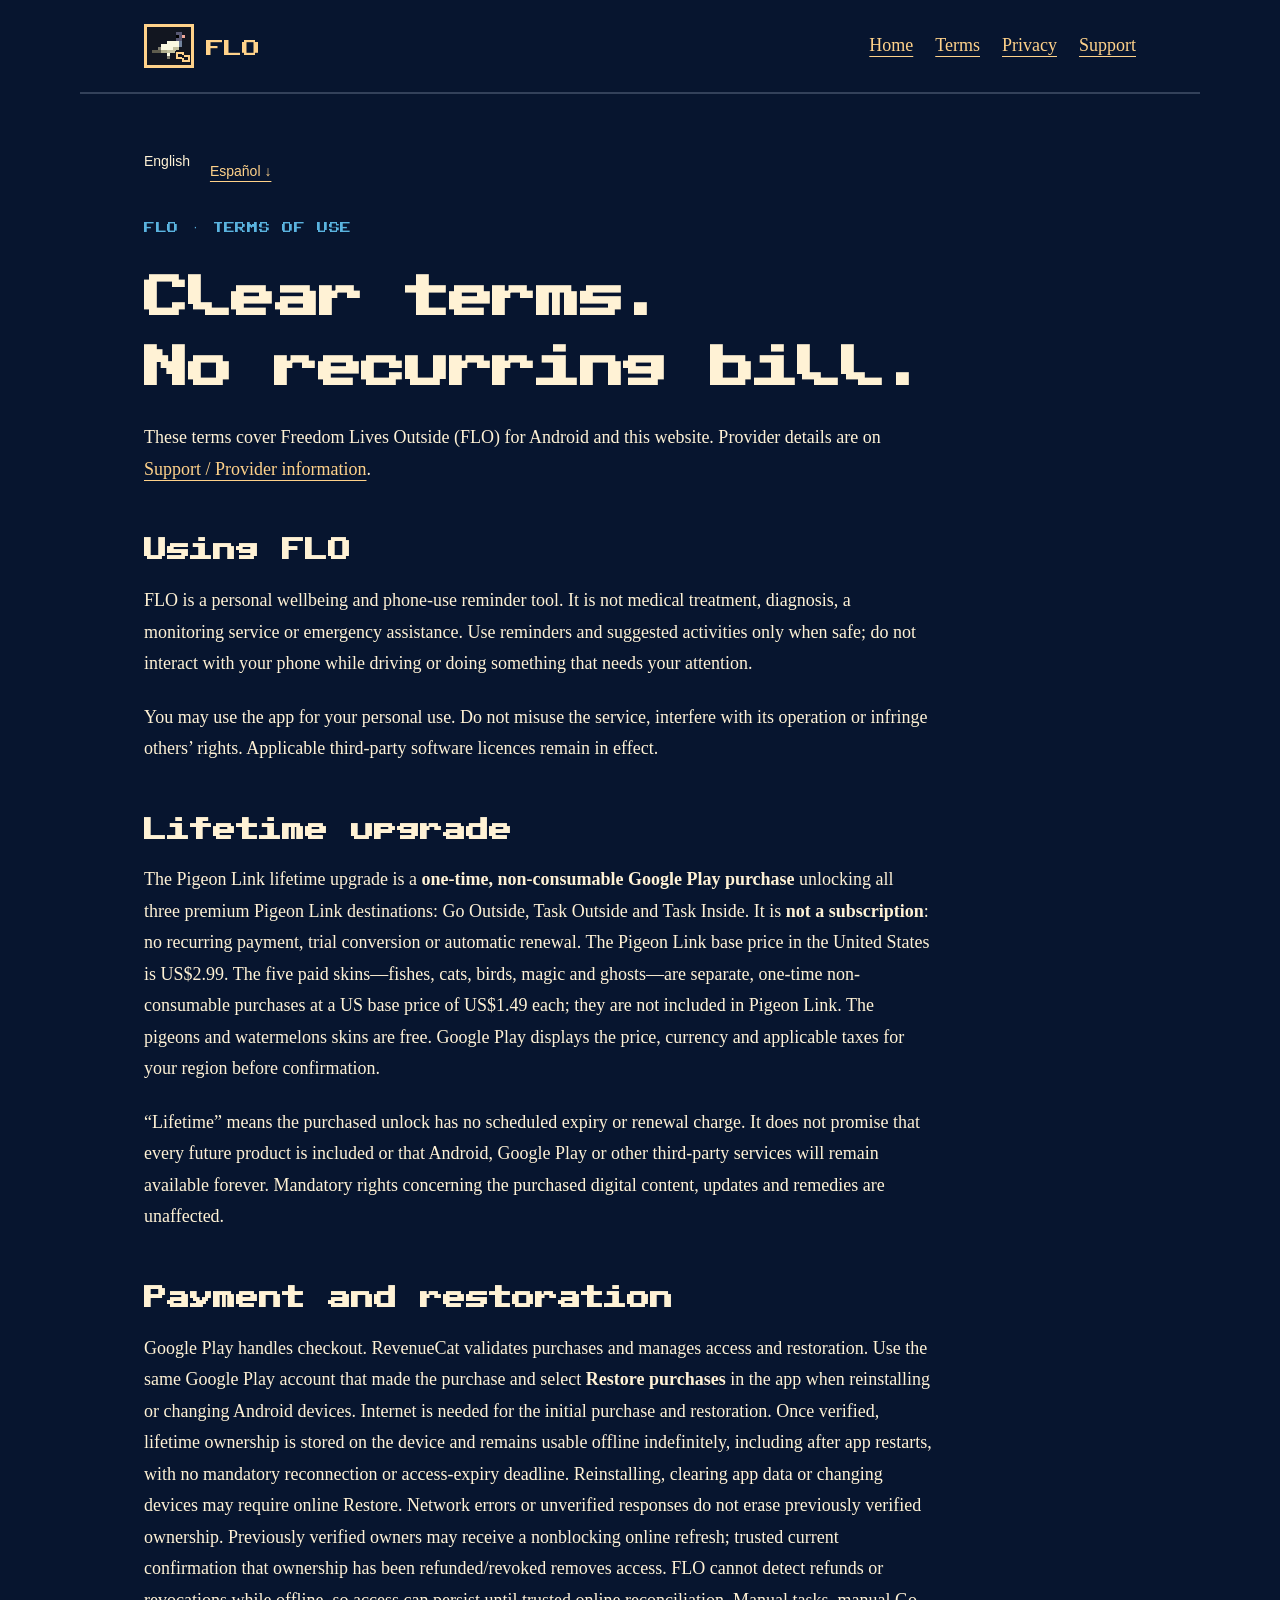
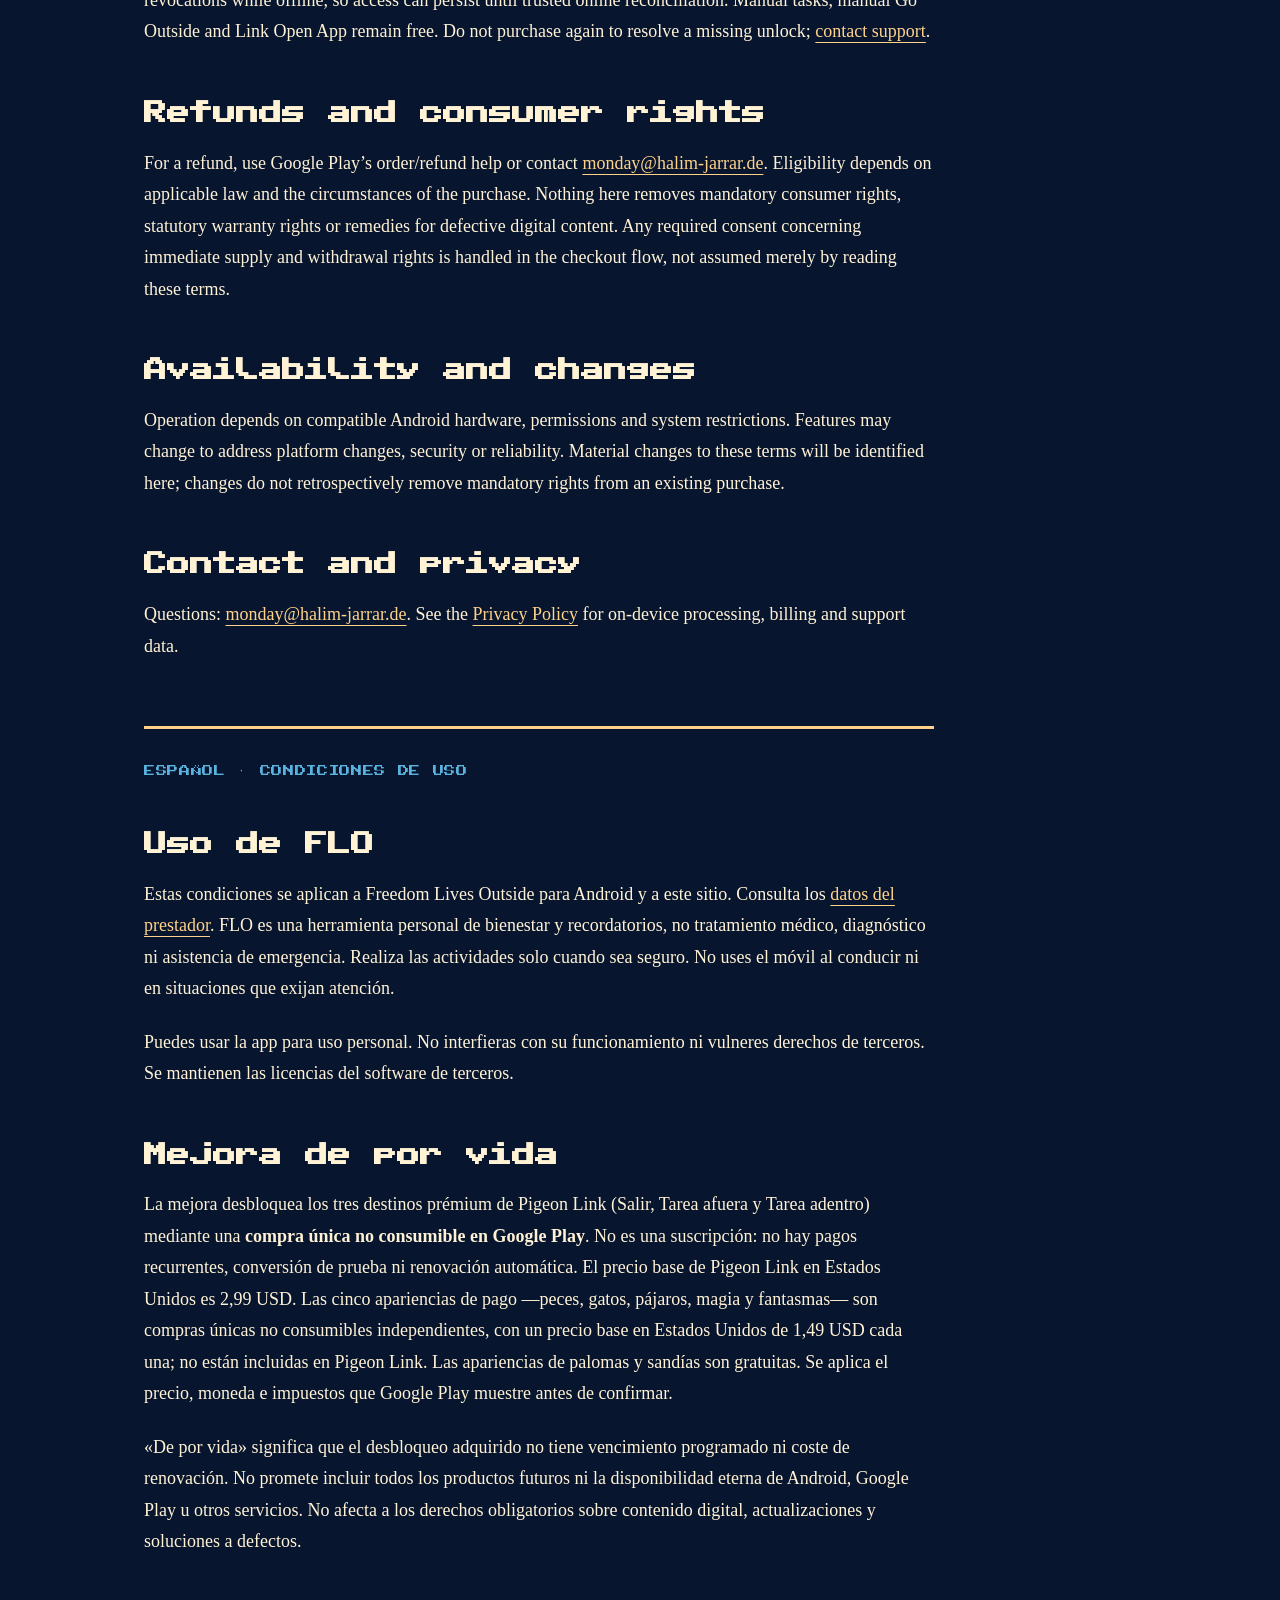
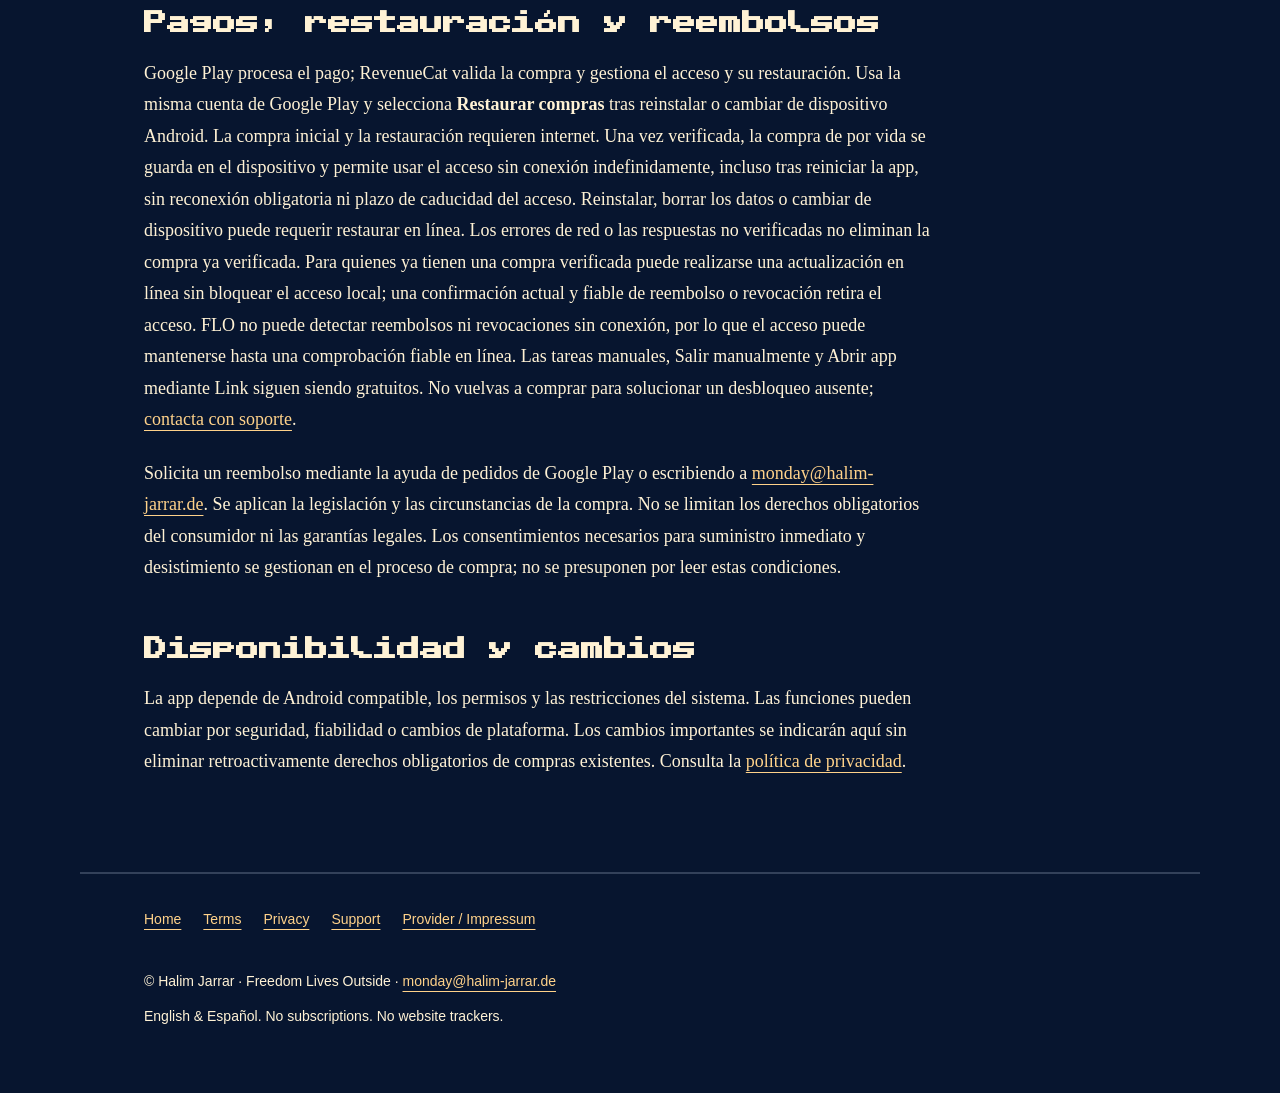
<file: terms/index.html>
<!doctype html><html lang="en"><head><meta charset="utf-8"><meta name="viewport" content="width=device-width,initial-scale=1"><meta name="referrer" content="no-referrer"><meta http-equiv="Content-Security-Policy" content="default-src 'none'; img-src 'self'; style-src 'self'; font-src 'self'; base-uri 'none'; form-action 'none'"><title>Terms / Condiciones | FLO</title><meta name="description" content="Freedom Lives Outside: Android reminders, a one-time lifetime upgrade, and clear support and privacy information."><meta name="author" content="Halim Jarrar"><link rel="canonical" href="https://freedom-lives-outside.halim-jarrar.de/terms/"><link rel="icon" href="../assets/pigeon.png"><link rel="stylesheet" href="../assets/site.css"></head><body><a class="skip" href="#main">Skip to content</a><header><a class="brand" href="../"><img src="../assets/pigeon.png" alt="" width="50" height="44">FLO</a><nav aria-label="Main navigation"><a href="../">Home</a><a href="../terms/">Terms</a><a href="../privacy/">Privacy</a><a href="../support/">Support</a></nav></header><main id="main"><div class="lang"><span>English</span><a href="#es" lang="es">Español ↓</a></div><article><p class="eyebrow">FLO · TERMS OF USE</p><h1>Clear terms.<br>No recurring bill.</h1><p>These terms cover Freedom Lives Outside (FLO) for Android and this website. Provider details are on <a href="../support/#provider">Support / Provider information</a>.</p><h2>Using FLO</h2><p>FLO is a personal wellbeing and phone-use reminder tool. It is not medical treatment, diagnosis, a monitoring service or emergency assistance. Use reminders and suggested activities only when safe; do not interact with your phone while driving or doing something that needs your attention.</p><p>You may use the app for your personal use. Do not misuse the service, interfere with its operation or infringe others’ rights. Applicable third-party software licences remain in effect.</p><h2>Lifetime upgrade</h2><p>The Pigeon Link lifetime upgrade is a <strong>one-time, non-consumable Google Play purchase</strong> unlocking all three premium Pigeon Link destinations: Go Outside, Task Outside and Task Inside. It is <strong>not a subscription</strong>: no recurring payment, trial conversion or automatic renewal. The Pigeon Link base price in the United States is US$2.99. The five paid skins—fishes, cats, birds, magic and ghosts—are separate, one-time non-consumable purchases at a US base price of US$1.49 each; they are not included in Pigeon Link. The pigeons and watermelons skins are free. Google Play displays the price, currency and applicable taxes for your region before confirmation.</p><p>“Lifetime” means the purchased unlock has no scheduled expiry or renewal charge. It does not promise that every future product is included or that Android, Google Play or other third-party services will remain available forever. Mandatory rights concerning the purchased digital content, updates and remedies are unaffected.</p><h2>Payment and restoration</h2><p>Google Play handles checkout. RevenueCat validates purchases and manages access and restoration. Use the same Google Play account that made the purchase and select <strong>Restore purchases</strong> in the app when reinstalling or changing Android devices. Internet is needed for the initial purchase and restoration. Once verified, lifetime ownership is stored on the device and remains usable offline indefinitely, including after app restarts, with no mandatory reconnection or access-expiry deadline. Reinstalling, clearing app data or changing devices may require online Restore. Network errors or unverified responses do not erase previously verified ownership. Previously verified owners may receive a nonblocking online refresh; trusted current confirmation that ownership has been refunded/revoked removes access. FLO cannot detect refunds or revocations while offline, so access can persist until trusted online reconciliation. Manual tasks, manual Go Outside and Link Open App remain free. Do not purchase again to resolve a missing unlock; <a href="../support/#restore">contact support</a>.</p><h2>Refunds and consumer rights</h2><p>For a refund, use Google Play’s order/refund help or contact <a href="mailto:monday@halim-jarrar.de">monday@halim-jarrar.de</a>. Eligibility depends on applicable law and the circumstances of the purchase. Nothing here removes mandatory consumer rights, statutory warranty rights or remedies for defective digital content. Any required consent concerning immediate supply and withdrawal rights is handled in the checkout flow, not assumed merely by reading these terms.</p><h2>Availability and changes</h2><p>Operation depends on compatible Android hardware, permissions and system restrictions. Features may change to address platform changes, security or reliability. Material changes to these terms will be identified here; changes do not retrospectively remove mandatory rights from an existing purchase.</p><h2>Contact and privacy</h2><p>Questions: <a href="mailto:monday@halim-jarrar.de">monday@halim-jarrar.de</a>. See the <a href="../privacy/">Privacy Policy</a> for on-device processing, billing and support data.</p><section id="es" lang="es"><p class="eyebrow">ESPAÑOL · CONDICIONES DE USO</p><h2>Uso de FLO</h2><p>Estas condiciones se aplican a Freedom Lives Outside para Android y a este sitio. Consulta los <a href="../support/#provider">datos del prestador</a>. FLO es una herramienta personal de bienestar y recordatorios, no tratamiento médico, diagnóstico ni asistencia de emergencia. Realiza las actividades solo cuando sea seguro. No uses el móvil al conducir ni en situaciones que exijan atención.</p><p>Puedes usar la app para uso personal. No interfieras con su funcionamiento ni vulneres derechos de terceros. Se mantienen las licencias del software de terceros.</p><h2>Mejora de por vida</h2><p>La mejora desbloquea los tres destinos prémium de Pigeon Link (Salir, Tarea afuera y Tarea adentro) mediante una <strong>compra única no consumible en Google Play</strong>. No es una suscripción: no hay pagos recurrentes, conversión de prueba ni renovación automática. El precio base de Pigeon Link en Estados Unidos es 2,99 USD. Las cinco apariencias de pago —peces, gatos, pájaros, magia y fantasmas— son compras únicas no consumibles independientes, con un precio base en Estados Unidos de 1,49 USD cada una; no están incluidas en Pigeon Link. Las apariencias de palomas y sandías son gratuitas. Se aplica el precio, moneda e impuestos que Google Play muestre antes de confirmar.</p><p>«De por vida» significa que el desbloqueo adquirido no tiene vencimiento programado ni coste de renovación. No promete incluir todos los productos futuros ni la disponibilidad eterna de Android, Google Play u otros servicios. No afecta a los derechos obligatorios sobre contenido digital, actualizaciones y soluciones a defectos.</p><h2>Pagos, restauración y reembolsos</h2><p>Google Play procesa el pago; RevenueCat valida la compra y gestiona el acceso y su restauración. Usa la misma cuenta de Google Play y selecciona <strong>Restaurar compras</strong> tras reinstalar o cambiar de dispositivo Android. La compra inicial y la restauración requieren internet. Una vez verificada, la compra de por vida se guarda en el dispositivo y permite usar el acceso sin conexión indefinidamente, incluso tras reiniciar la app, sin reconexión obligatoria ni plazo de caducidad del acceso. Reinstalar, borrar los datos o cambiar de dispositivo puede requerir restaurar en línea. Los errores de red o las respuestas no verificadas no eliminan la compra ya verificada. Para quienes ya tienen una compra verificada puede realizarse una actualización en línea sin bloquear el acceso local; una confirmación actual y fiable de reembolso o revocación retira el acceso. FLO no puede detectar reembolsos ni revocaciones sin conexión, por lo que el acceso puede mantenerse hasta una comprobación fiable en línea. Las tareas manuales, Salir manualmente y Abrir app mediante Link siguen siendo gratuitos. No vuelvas a comprar para solucionar un desbloqueo ausente; <a href="../support/#es">contacta con soporte</a>.</p><p>Solicita un reembolso mediante la ayuda de pedidos de Google Play o escribiendo a <a href="mailto:monday@halim-jarrar.de">monday@halim-jarrar.de</a>. Se aplican la legislación y las circunstancias de la compra. No se limitan los derechos obligatorios del consumidor ni las garantías legales. Los consentimientos necesarios para suministro inmediato y desistimiento se gestionan en el proceso de compra; no se presuponen por leer estas condiciones.</p><h2>Disponibilidad y cambios</h2><p>La app depende de Android compatible, los permisos y las restricciones del sistema. Las funciones pueden cambiar por seguridad, fiabilidad o cambios de plataforma. Los cambios importantes se indicarán aquí sin eliminar retroactivamente derechos obligatorios de compras existentes. Consulta la <a href="../privacy/#es">política de privacidad</a>.</p></section></article></main><footer><nav aria-label="Footer navigation"><a href="../">Home</a><a href="../terms/">Terms</a><a href="../privacy/">Privacy</a><a href="../support/">Support</a><a href="../support/#provider">Provider / Impressum</a></nav><p>© Halim Jarrar · Freedom Lives Outside · <a href="mailto:monday@halim-jarrar.de">monday@halim-jarrar.de</a><br>English &amp; Español. No subscriptions. No website trackers.</p></footer></body></html>
</file>
<file: assets/site.css>
@font-face{font-family:Pixel;src:url(pixel.ttf) format("truetype");font-display:swap}*{box-sizing:border-box}html{background:#07152f;color:#fff2d5;scroll-padding-top:1rem}body{margin:0;font:18px/1.75 Georgia,"Times New Roman",serif}a{color:#ffd28a;text-underline-offset:5px;overflow-wrap:anywhere}a:focus-visible,summary:focus-visible{outline:3px solid #5ab3df;outline-offset:5px}header,main,footer{max-width:1120px;margin:auto;padding:24px clamp(20px,5vw,64px)}header{display:flex;align-items:center;justify-content:space-between;gap:20px;border-bottom:2px solid #33415a}nav{display:flex;flex-wrap:wrap;gap:6px 22px}nav a,footer a,.lang a{display:inline-flex;min-height:44px;align-items:center}header .brand{font:18px Pixel,monospace;text-decoration:none;display:flex;align-items:center;gap:12px}.brand img{width:50px;height:44px;image-rendering:pixelated}main{padding-top:56px;padding-bottom:72px}h1,h2,h3,.eyebrow,.button{font-family:Pixel,monospace;line-height:1.6}h1{font-size:clamp(24px,4.2vw,44px);margin:12px 0 24px;letter-spacing:-.03em}h2{font-size:clamp(17px,2.4vw,23px);margin:45px 0 18px}h3{font-size:15px}.eyebrow{font-size:11px;color:#5ab3df;letter-spacing:.06em}p{margin:0 0 22px}article{max-width:790px}.intro{font-size:clamp(21px,2.7vw,28px);line-height:1.6}.hero{display:grid;grid-template-columns:minmax(0,1fr) 220px;gap:38px;align-items:center}.hero .pigeon{width:200px;height:176px;image-rendering:pixelated;justify-self:end;box-shadow:12px 12px 0 #0006}.button{display:inline-flex;align-items:center;justify-content:center;font-size:12px;min-height:52px;padding:16px 20px;background:#ffd28a;color:#121620;border:3px solid #ffd28a;box-shadow:5px 5px 0 #000;text-decoration:none}.button:hover{background:#fff2d5}.actions{display:flex;gap:22px;flex-wrap:wrap;align-items:center}.note{border:2px solid #ffd28a;padding:24px;background:#121620;margin:32px 0}.muted{color:#c3c6cf}.rule{border-top:2px solid #33415a;padding-top:24px;margin-top:40px}.lang{font:14px/1.7 Arial,sans-serif;display:flex;gap:20px;margin-bottom:24px}footer{border-top:2px solid #33415a;font:14px/1.8 Arial,sans-serif;padding-bottom:42px}footer p{margin-top:18px}address{font-style:normal}li{margin-bottom:12px}summary{cursor:pointer;min-height:48px;padding:12px 0;color:#ffd28a}details{border-bottom:1px solid #33415a;padding:8px 0}.skip{position:absolute;left:-9999px}.skip:focus{left:20px;top:10px;background:#121620;padding:12px;z-index:10}section[lang=es]{margin-top:64px;padding-top:32px;border-top:3px solid #ffd28a}@media(max-width:680px){header{align-items:flex-start;flex-direction:column;gap:12px}nav{gap:4px 20px;font-size:16px}main{padding-top:32px}.hero{grid-template-columns:1fr}.hero .pigeon{grid-row:1;width:100px;height:88px;justify-self:start;box-shadow:6px 6px 0 #0006}h1{line-height:1.7}.intro{font-size:21px}.note{padding:18px}body{font-size:17px}}
</file>
